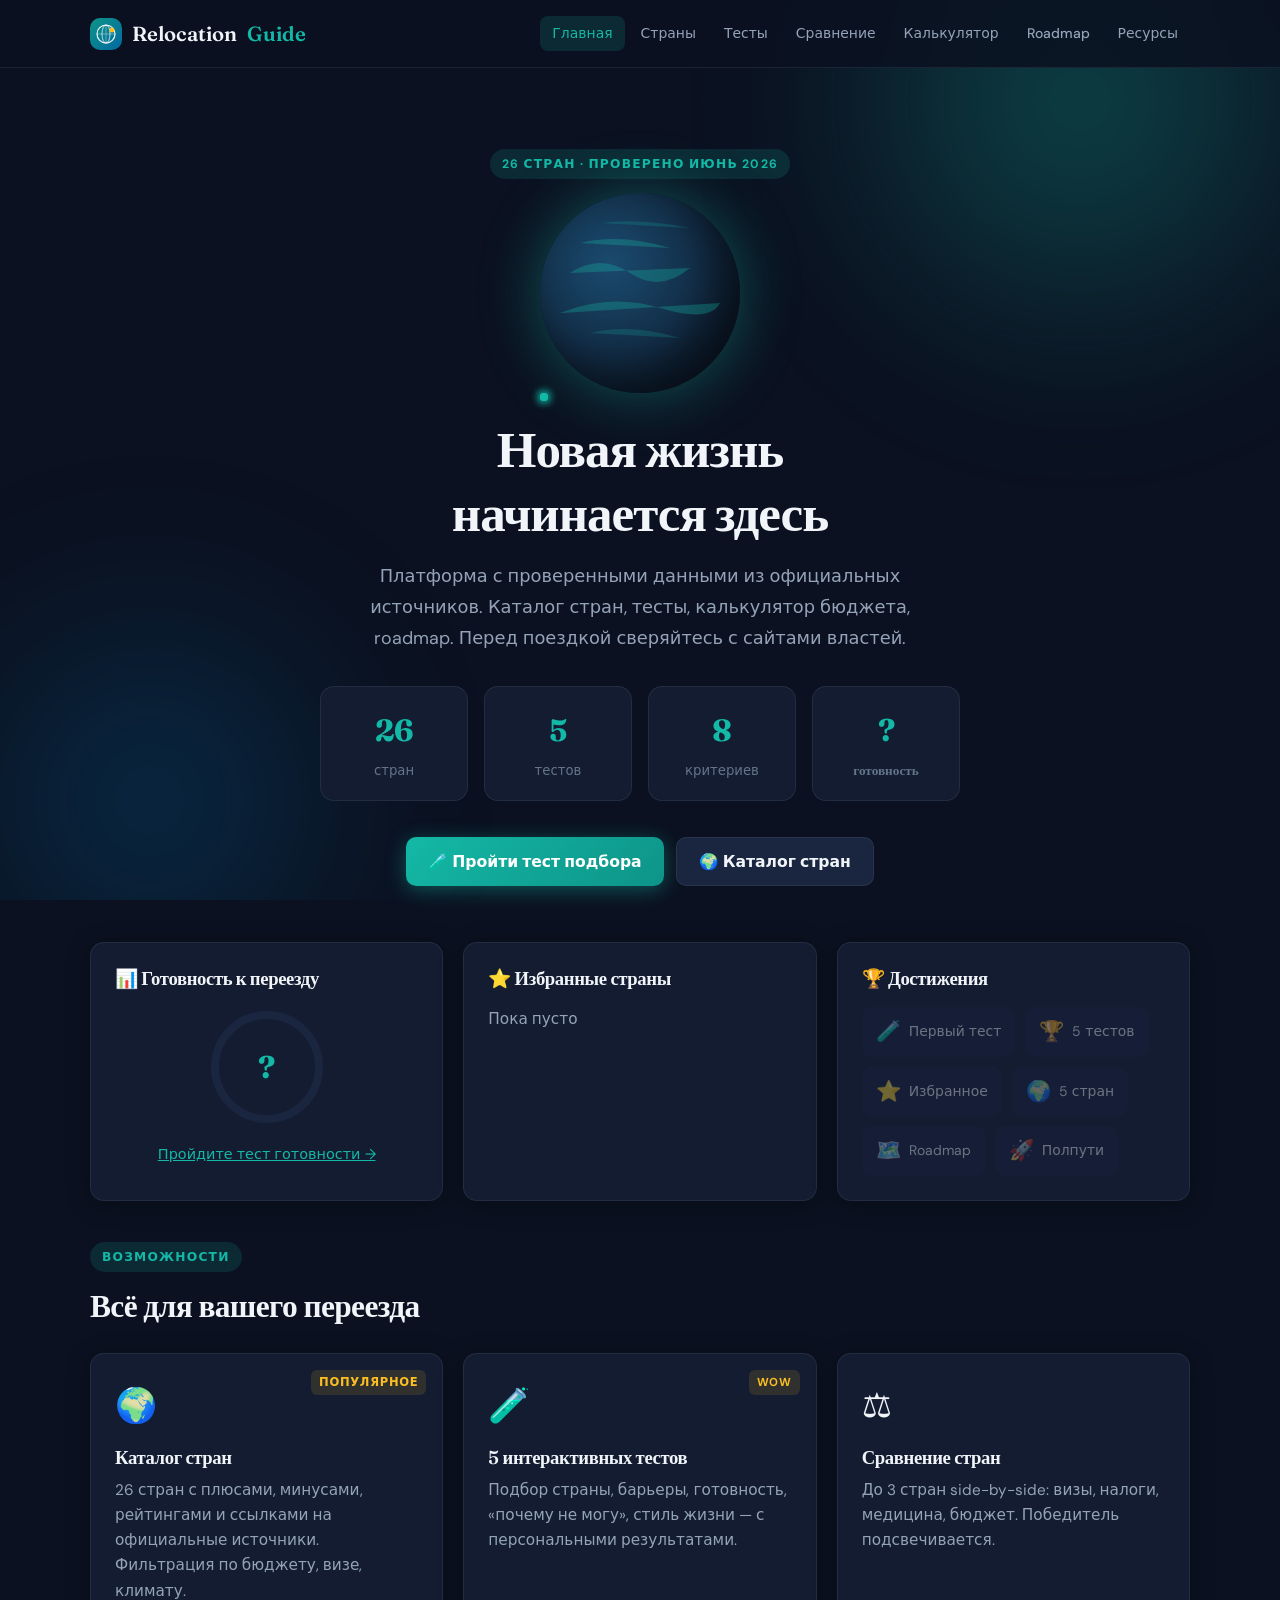
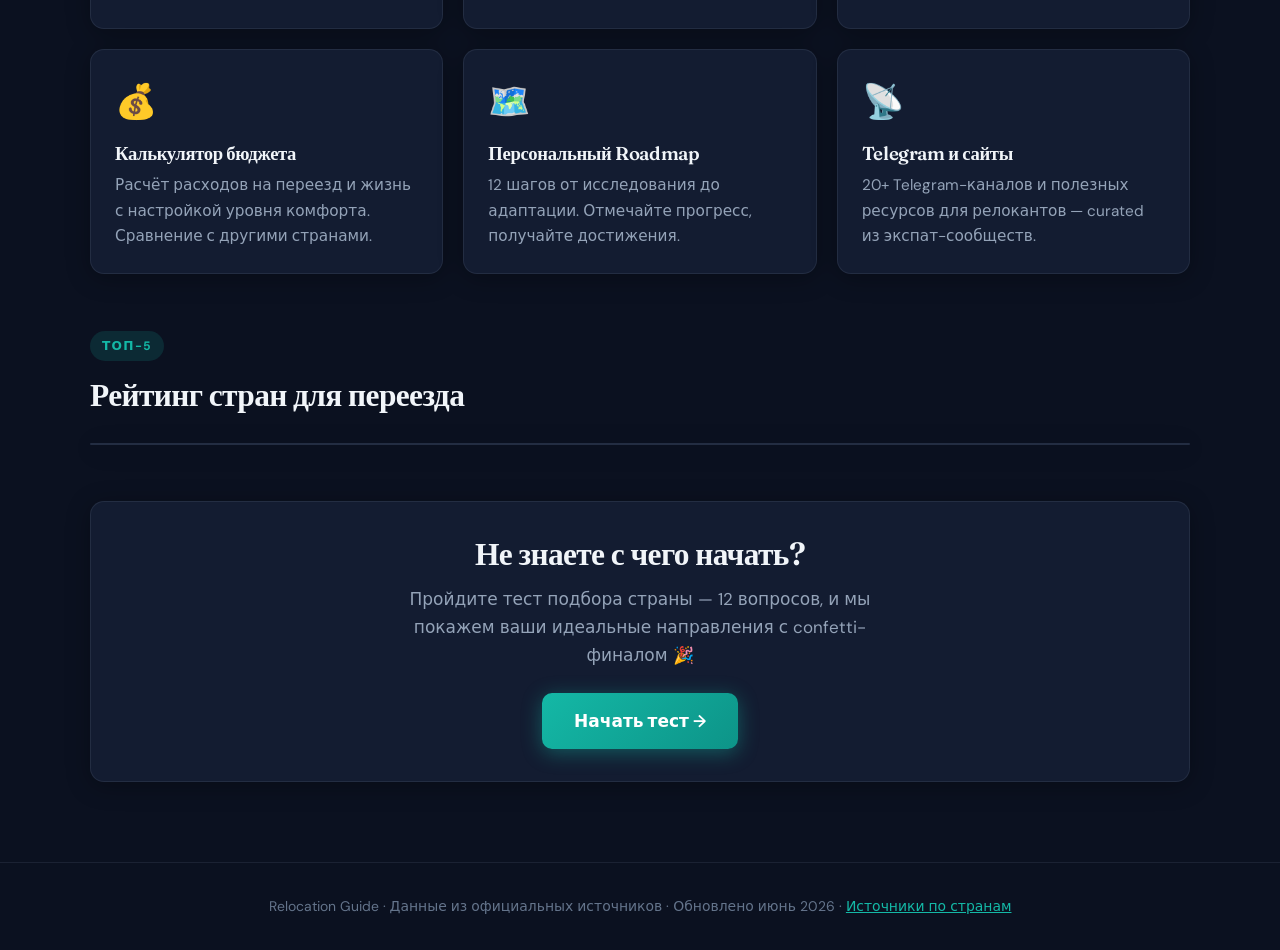
<file: index.html>
<!DOCTYPE html>
<html lang="ru">
<head>
  <meta charset="UTF-8">
  <meta name="viewport" content="width=device-width, initial-scale=1.0">
  <title>Relocation Guide — Переезд из России</title>
  <meta name="description" content="Платформа для переезда из России: каталог стран, тесты, рейтинги, калькулятор бюджета, roadmap и ресурсы.">
  <link rel="icon" href="assets/favicon.svg" type="image/svg+xml">
  <link rel="preconnect" href="https://fonts.googleapis.com">
  <link rel="preconnect" href="https://fonts.gstatic.com" crossorigin>
  <link href="https://fonts.googleapis.com/css2?family=DM+Sans:ital,opsz,wght@0,9..40,400;0,9..40,500;0,9..40,600;0,9..40,700;1,9..40,400&family=Fraunces:ital,opsz,wght@0,9..144,600;0,9..144,700;1,9..144,400&display=swap" rel="stylesheet">
  <link rel="stylesheet" href="assets/app.css?v=1">
</head>
<body>
  <div class="bg-accent"><div class="shape s1"></div><div class="shape s2"></div></div>

  <header class="site-header">
    <div class="header-inner">
      <a href="index.html" class="logo">
        <img src="assets/favicon.svg" alt="" class="logo-icon" width="32" height="32">
        Relocation <span>Guide</span>
      </a>
      <nav class="nav-links">
        <a href="index.html">Главная</a>
        <a href="countries.html">Страны</a>
        <a href="tests.html">Тесты</a>
        <a href="compare.html">Сравнение</a>
        <a href="calculator.html">Калькулятор</a>
        <a href="roadmap.html">Roadmap</a>
        <a href="resources.html">Ресурсы</a>
      </nav>
      <button class="mobile-nav-btn" aria-label="Меню">☰</button>
    </div>
  </header>

  <nav class="mobile-menu">
    <a href="index.html">Главная</a>
    <a href="countries.html">Страны</a>
    <a href="tests.html">Тесты</a>
    <a href="compare.html">Сравнение</a>
    <a href="calculator.html">Калькулятор</a>
    <a href="roadmap.html">Roadmap</a>
    <a href="resources.html">Ресурсы</a>
  </nav>

  <main class="container">
    <section class="hero">
      <span class="section-tag">26 стран · Проверено июнь 2026</span>
      <div class="globe-container">
        <div class="globe"></div>
        <div class="orbit-dot"></div>
        <div class="orbit-dot"></div>
        <div class="orbit-dot"></div>
      </div>
      <h1>Новая жизнь<br>начинается здесь</h1>
      <p class="lead">Платформа с проверенными данными из официальных источников. Каталог стран, тесты, калькулятор бюджета, roadmap. Перед поездкой сверяйтесь с сайтами властей.</p>

      <div class="hero-stats">
        <div class="stat"><div class="stat-value" id="statCountries">26</div><div class="stat-label">стран</div></div>
        <div class="stat"><div class="stat-value">5</div><div class="stat-label">тестов</div></div>
        <div class="stat"><div class="stat-value">8</div><div class="stat-label">критериев</div></div>
        <div class="stat-value stat" id="readinessStat"><div class="stat-value" id="homeReadiness">—</div><div class="stat-label">готовность</div></div>
      </div>

      <div class="hero-actions">
        <a href="tests.html" class="btn btn-primary">🧪 Пройти тест подбора</a>
        <a href="countries.html" class="btn btn-secondary">🌍 Каталог стран</a>
      </div>
    </section>

    <section class="dashboard-grid" id="dashboard">
      <div class="card widget">
        <h3>📊 Готовность к переезду</h3>
        <div class="readiness-ring">
          <svg viewBox="0 0 120 120">
            <circle class="ring-bg" cx="60" cy="60" r="52"/>
            <circle class="ring-fill" id="readinessRing" cx="60" cy="60" r="52"
              stroke-dasharray="326.7" stroke-dashoffset="326.7"/>
          </svg>
          <div class="readiness-value" id="readinessValue">—</div>
        </div>
        <p style="text-align:center;font-size:0.85rem;color:var(--text-muted)">
          <a href="tests.html" style="color:var(--accent)">Пройдите тест готовности →</a>
        </p>
      </div>

      <div class="card widget">
        <h3>⭐ Избранные страны</h3>
        <div id="favoritesList" style="font-size:0.9rem;color:var(--text-secondary)">Пока пусто</div>
      </div>

      <div class="card widget">
        <h3>🏆 Достижения</h3>
        <div class="achievements">
          <div class="achievement" data-achievement="first_quiz"><span class="ach-icon">🧪</span> Первый тест</div>
          <div class="achievement" data-achievement="quiz_master"><span class="ach-icon">🏆</span> 5 тестов</div>
          <div class="achievement" data-achievement="first_favorite"><span class="ach-icon">⭐</span> Избранное</div>
          <div class="achievement" data-achievement="explorer"><span class="ach-icon">🌍</span> 5 стран</div>
          <div class="achievement" data-achievement="roadmap_start"><span class="ach-icon">🗺️</span> Roadmap</div>
          <div class="achievement" data-achievement="roadmap_half"><span class="ach-icon">🚀</span> Полпути</div>
        </div>
      </div>
    </section>

    <section style="margin-bottom:56px">
      <div class="section-header">
        <span class="section-tag">Возможности</span>
        <h2>Всё для вашего переезда</h2>
      </div>
      <div class="card-grid">
        <a href="countries.html" class="card feature-card card-hover" style="text-decoration:none;color:inherit">
          <span class="badge">Популярное</span>
          <div class="icon">🌍</div>
          <h3>Каталог стран</h3>
          <p>26 стран с плюсами, минусами, рейтингами и ссылками на официальные источники. Фильтрация по бюджету, визе, климату.</p>
        </a>
        <a href="tests.html" class="card feature-card card-hover" style="text-decoration:none;color:inherit">
          <span class="badge">Wow</span>
          <div class="icon">🧪</div>
          <h3>5 интерактивных тестов</h3>
          <p>Подбор страны, барьеры, готовность, «почему не могу», стиль жизни — с персональными результатами.</p>
        </a>
        <a href="compare.html" class="card feature-card card-hover" style="text-decoration:none;color:inherit">
          <div class="icon">⚖️</div>
          <h3>Сравнение стран</h3>
          <p>До 3 стран side-by-side: визы, налоги, медицина, бюджет. Победитель подсвечивается.</p>
        </a>
        <a href="calculator.html" class="card feature-card card-hover" style="text-decoration:none;color:inherit">
          <div class="icon">💰</div>
          <h3>Калькулятор бюджета</h3>
          <p>Расчёт расходов на переезд и жизнь с настройкой уровня комфорта. Сравнение с другими странами.</p>
        </a>
        <a href="roadmap.html" class="card feature-card card-hover" style="text-decoration:none;color:inherit">
          <div class="icon">🗺️</div>
          <h3>Персональный Roadmap</h3>
          <p>12 шагов от исследования до адаптации. Отмечайте прогресс, получайте достижения.</p>
        </a>
        <a href="resources.html" class="card feature-card card-hover" style="text-decoration:none;color:inherit">
          <div class="icon">📡</div>
          <h3>Telegram и сайты</h3>
          <p>20+ Telegram-каналов и полезных ресурсов для релокантов — curated из экспат-сообществ.</p>
        </a>
      </div>
    </section>

    <section style="margin-bottom:56px">
      <div class="section-header">
        <span class="section-tag">Топ-5</span>
        <h2>Рейтинг стран для переезда</h2>
      </div>
      <div class="card" style="padding:0;overflow:hidden" id="topRanking"></div>
    </section>

    <section>
      <div class="card" style="padding:32px;text-align:center">
        <h2 style="margin-bottom:12px">Не знаете с чего начать?</h2>
        <p style="color:var(--text-secondary);margin-bottom:24px;max-width:500px;margin-left:auto;margin-right:auto">Пройдите тест подбора страны — 12 вопросов, и мы покажем ваши идеальные направления с confetti-финалом 🎉</p>
        <a href="tests.html" class="btn btn-primary" style="font-size:1rem;padding:14px 32px">Начать тест →</a>
      </div>
    </section>
  </main>

  <footer class="site-footer">
    <p>Relocation Guide · Данные из официальных источников · Обновлено июнь 2026 · <a href="countries.html" style="color:var(--accent)">Источники по странам</a></p>
  </footer>

  <script src="assets/countries.js"></script>
  <script src="assets/app.js"></script>
  <script>
    document.addEventListener('DOMContentLoaded', () => {
      const score = App.data.readinessScore;
      const ring = document.getElementById('readinessRing');
      const val = document.getElementById('readinessValue');
      const homeVal = document.getElementById('homeReadiness');
      if (score !== null) {
        const offset = 326.7 - (326.7 * score / 100);
        if (ring) ring.style.strokeDashoffset = offset;
        if (val) val.textContent = score + '%';
        if (homeVal) homeVal.textContent = score + '%';
      } else {
        if (val) val.textContent = '?';
        if (homeVal) homeVal.textContent = '?';
      }

      const favList = document.getElementById('favoritesList');
      if (favList) {
        if (App.data.favorites.length) {
          favList.innerHTML = App.data.favorites.map(id => {
            const c = App.getCountryById(id);
            return c ? `<a href="countries.html#${id}" style="display:block;padding:6px 0;color:var(--accent);text-decoration:none">${c.flag} ${c.name}</a>` : '';
          }).join('');
        }
      }

      const top = [...COUNTRIES].sort((a, b) => App.avgRating(b) - App.avgRating(a)).slice(0, 5);
      const medals = ['🥇', '🥈', '🥉', '4', '5'];
      document.getElementById('topRanking').innerHTML = `
        <table class="ranking-table">
          <thead><tr><th>#</th><th>Страна</th><th>Рейтинг</th><th>Бюджет</th><th>Виза</th><th></th></tr></thead>
          <tbody>${top.map((c, i) => `
            <tr>
              <td class="rank-num">${medals[i]}</td>
              <td>${c.flag} <strong>${c.name}</strong></td>
              <td style="color:var(--accent);font-weight:700">${App.avgRating(c)}</td>
              <td>$${c.budget}/мес</td>
              <td style="font-size:0.82rem;color:var(--text-muted)">${c.visa}</td>
              <td><a href="countries.html#${c.id}" class="btn btn-secondary btn-sm">→</a></td>
            </tr>`).join('')}
          </tbody>
        </table>`;
    });
  </script>
</body>
</html>
</file>
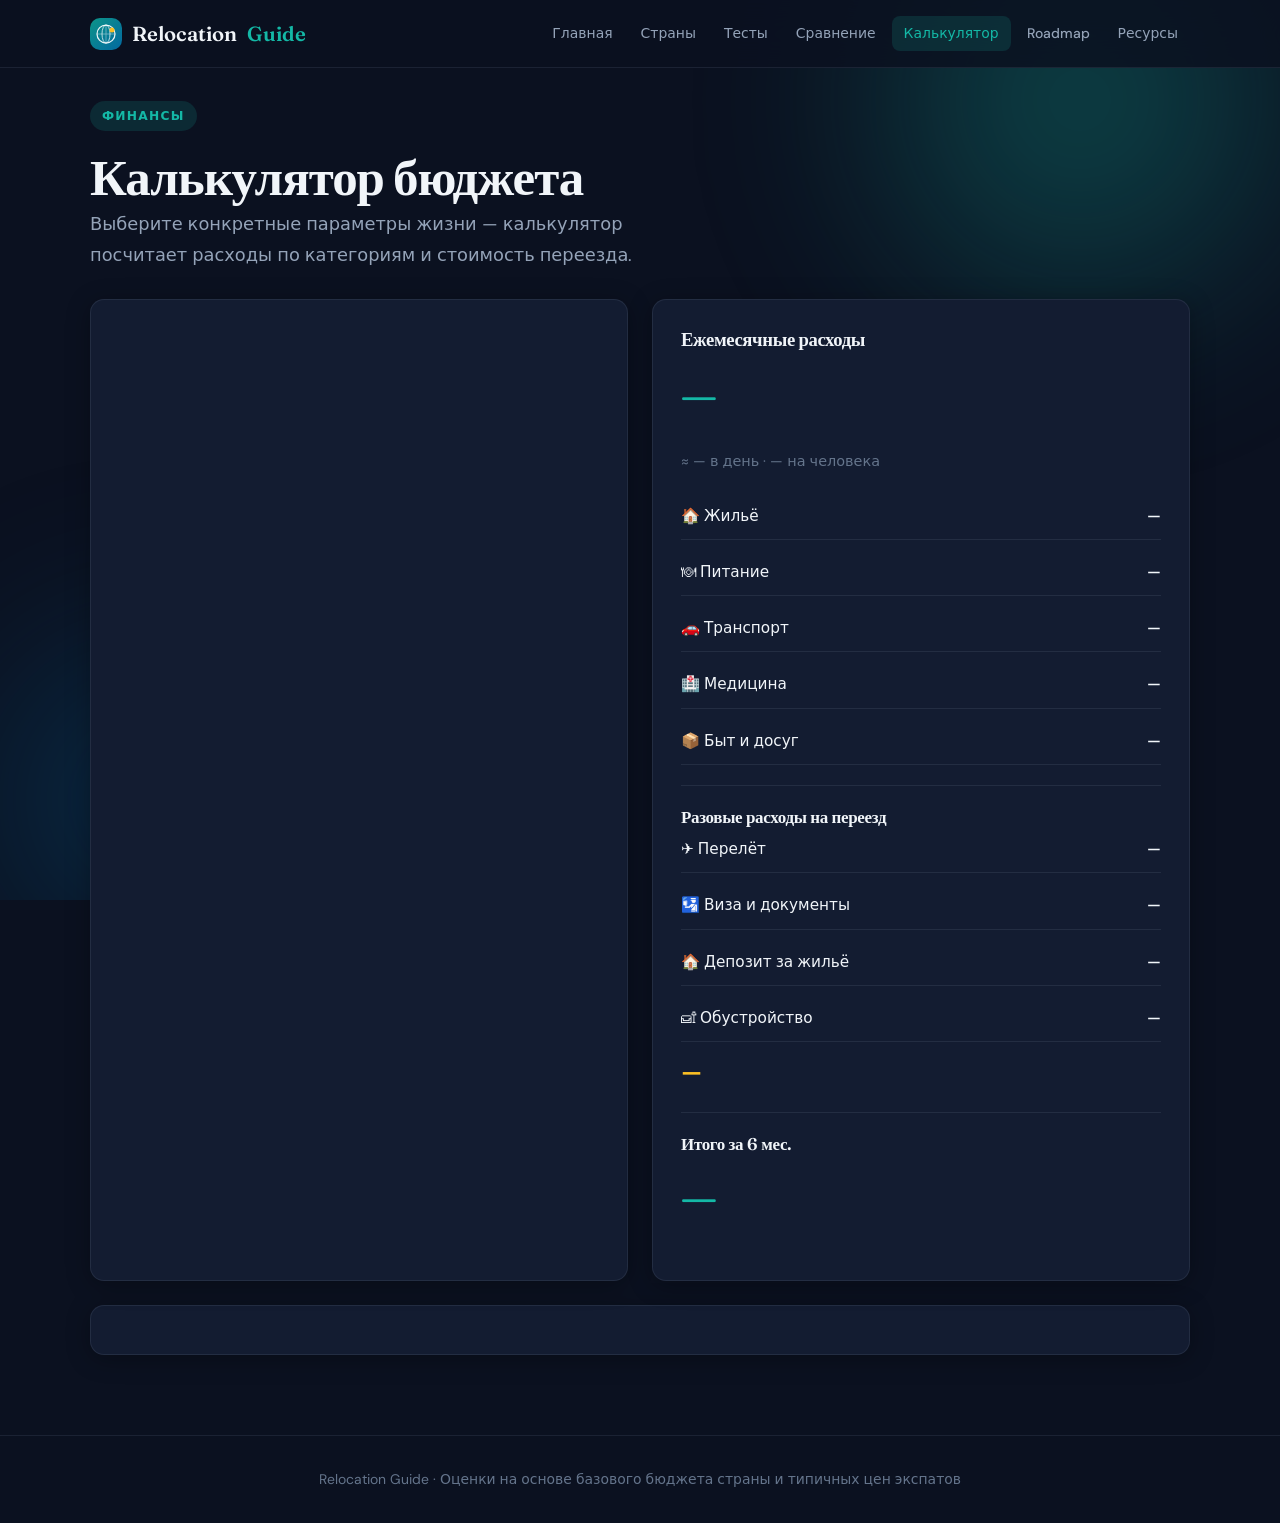
<file: calculator.html>
<!DOCTYPE html>
<html lang="ru">
<head>
  <meta charset="UTF-8">
  <meta name="viewport" content="width=device-width, initial-scale=1.0">
  <title>Калькулятор — Relocation Guide</title>
  <link rel="icon" href="assets/favicon.svg" type="image/svg+xml">
  <link rel="preconnect" href="https://fonts.googleapis.com">
  <link rel="preconnect" href="https://fonts.gstatic.com" crossorigin>
  <link href="https://fonts.googleapis.com/css2?family=DM+Sans:ital,opsz,wght@0,9..40,400;0,9..40,500;0,9..40,600;0,9..40,700&family=Fraunces:ital,opsz,wght@0,9..144,600;0,9..144,700&display=swap" rel="stylesheet">
  <link rel="stylesheet" href="assets/app.css?v=2">
</head>
<body>
  <div class="bg-accent"><div class="shape s1"></div><div class="shape s2"></div></div>
  <header class="site-header">
    <div class="header-inner">
      <a href="index.html" class="logo"><img src="assets/favicon.svg" alt="" class="logo-icon" width="32" height="32">Relocation <span>Guide</span></a>
      <nav class="nav-links">
        <a href="index.html">Главная</a><a href="countries.html">Страны</a><a href="tests.html">Тесты</a>
        <a href="compare.html">Сравнение</a><a href="calculator.html">Калькулятор</a><a href="roadmap.html">Roadmap</a><a href="resources.html">Ресурсы</a>
      </nav>
      <button class="mobile-nav-btn" aria-label="Меню">☰</button>
    </div>
  </header>
  <nav class="mobile-menu">
    <a href="index.html">Главная</a><a href="countries.html">Страны</a><a href="tests.html">Тесты</a>
    <a href="compare.html">Сравнение</a><a href="calculator.html">Калькулятор</a><a href="roadmap.html">Roadmap</a><a href="resources.html">Ресурсы</a>
  </nav>

  <main class="container">
    <section class="section-header">
      <span class="section-tag">Финансы</span>
      <h1>Калькулятор бюджета</h1>
      <p class="lead">Выберите конкретные параметры жизни — калькулятор посчитает расходы по категориям и стоимость переезда.</p>
    </section>

    <div class="calc-grid">
      <div class="card calc-inputs" id="calcForm"></div>

      <div class="card calc-results" style="position:sticky;top:84px;align-self:start">
        <h3>Ежемесячные расходы</h3>
        <div class="result-big" id="resMonthly">—</div>
        <p style="font-size:0.85rem;color:var(--text-muted);margin-bottom:20px">≈ <span id="resPerDay">—</span> в день · <span id="resPerPerson">—</span> на человека</p>

        <div class="result-breakdown">
          <div class="breakdown-row"><span>🏠 Жильё</span><span id="resRent">—</span></div>
          <div class="breakdown-row"><span>🍽 Питание</span><span id="resFood">—</span></div>
          <div class="breakdown-row"><span>🚗 Транспорт</span><span id="resTransport">—</span></div>
          <div class="breakdown-row"><span>🏥 Медицина</span><span id="resHealth">—</span></div>
          <div class="breakdown-row"><span>📦 Быт и досуг</span><span id="resOther">—</span></div>
          <div class="breakdown-row" id="resCoworkingRow" style="display:none"><span>💻 Коворкинг</span><span id="resCoworking">—</span></div>
          <div class="breakdown-row" id="resChildRow" style="display:none"><span>👶 Дети (сад/школа)</span><span id="resChild">—</span></div>
        </div>

        <hr style="border:none;border-top:1px solid var(--border);margin:20px 0">

        <h3 style="font-size:1rem">Разовые расходы на переезд</h3>
        <div class="result-breakdown" style="margin-bottom:12px">
          <div class="breakdown-row"><span>✈️ Перелёт</span><span id="resFlight">—</span></div>
          <div class="breakdown-row"><span>🛂 Виза и документы</span><span id="resVisa">—</span></div>
          <div class="breakdown-row"><span>🏠 Депозит за жильё</span><span id="resDeposit">—</span></div>
          <div class="breakdown-row"><span>🛋 Обустройство</span><span id="resSetup">—</span></div>
        </div>
        <div style="font-size:1.35rem;font-weight:700;color:var(--gold);margin:8px 0" id="resRelocation">—</div>

        <hr style="border:none;border-top:1px solid var(--border);margin:20px 0">

        <h3 style="font-size:1rem">Итого за <span id="resMonthsLabel">6</span> мес.</h3>
        <div class="result-big" id="resTotal">—</div>
        <p class="calc-hint" id="resCushion"></p>
      </div>
    </div>

    <div class="card" style="padding:24px;margin-top:24px" id="calcComparison"></div>
  </main>

  <footer class="site-footer"><p>Relocation Guide · Оценки на основе базового бюджета страны и типичных цен экспатов</p></footer>

  <script src="assets/countries.js"></script>
  <script src="assets/app.js"></script>
  <script src="assets/calculator.js"></script>
</body>
</html>
</file>
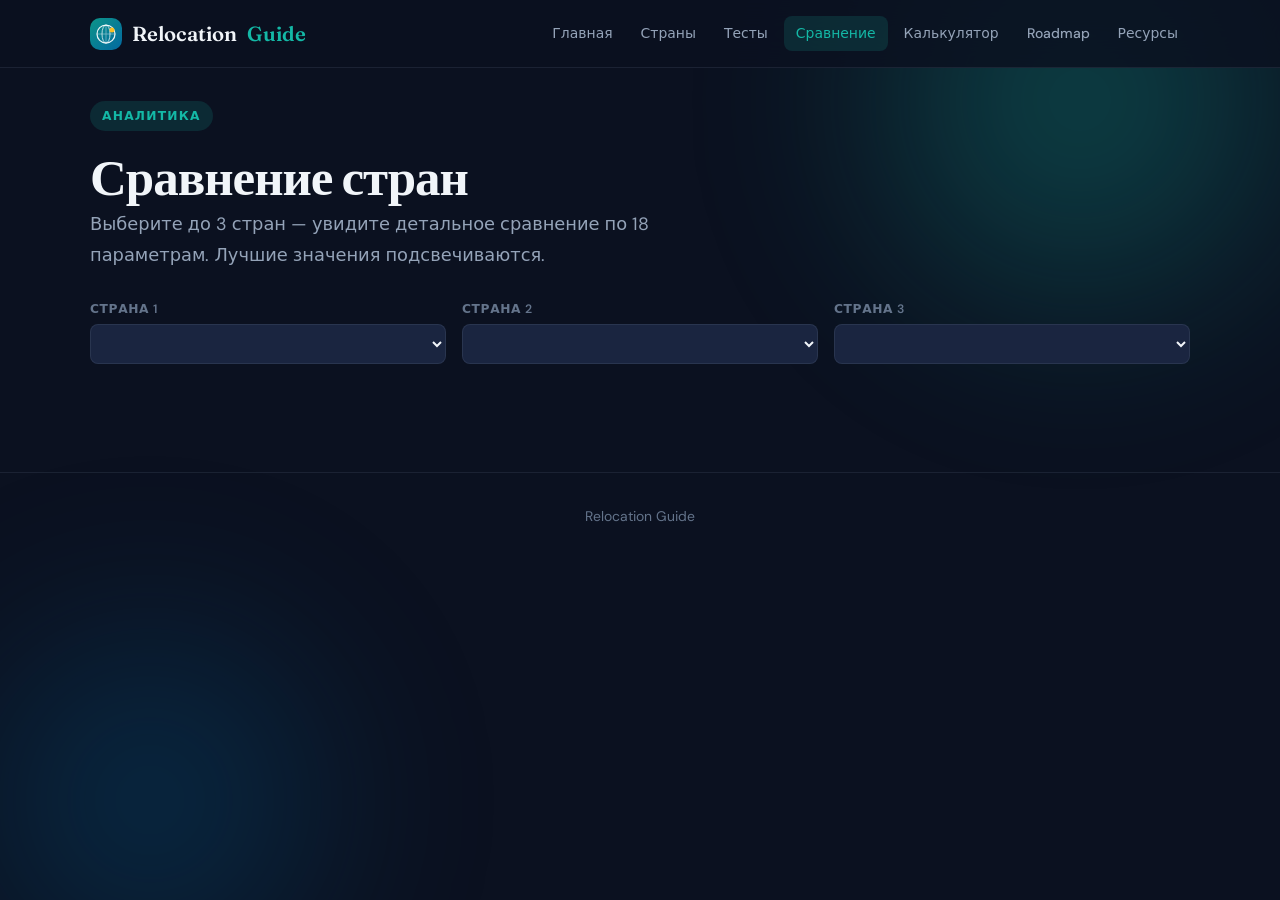
<file: compare.html>
<!DOCTYPE html>
<html lang="ru">
<head>
  <meta charset="UTF-8">
  <meta name="viewport" content="width=device-width, initial-scale=1.0">
  <title>Сравнение — Relocation Guide</title>
  <link rel="icon" href="assets/favicon.svg" type="image/svg+xml">
  <link rel="preconnect" href="https://fonts.googleapis.com">
  <link rel="preconnect" href="https://fonts.gstatic.com" crossorigin>
  <link href="https://fonts.googleapis.com/css2?family=DM+Sans:ital,opsz,wght@0,9..40,400;0,9..40,500;0,9..40,600;0,9..40,700&family=Fraunces:ital,opsz,wght@0,9..144,600;0,9..144,700&display=swap" rel="stylesheet">
  <link rel="stylesheet" href="assets/app.css?v=1">
</head>
<body>
  <div class="bg-accent"><div class="shape s1"></div><div class="shape s2"></div></div>
  <header class="site-header">
    <div class="header-inner">
      <a href="index.html" class="logo"><img src="assets/favicon.svg" alt="" class="logo-icon" width="32" height="32">Relocation <span>Guide</span></a>
      <nav class="nav-links">
        <a href="index.html">Главная</a><a href="countries.html">Страны</a><a href="tests.html">Тесты</a>
        <a href="compare.html">Сравнение</a><a href="calculator.html">Калькулятор</a><a href="roadmap.html">Roadmap</a><a href="resources.html">Ресурсы</a>
      </nav>
      <button class="mobile-nav-btn" aria-label="Меню">☰</button>
    </div>
  </header>
  <nav class="mobile-menu">
    <a href="index.html">Главная</a><a href="countries.html">Страны</a><a href="tests.html">Тесты</a>
    <a href="compare.html">Сравнение</a><a href="calculator.html">Калькулятор</a><a href="roadmap.html">Roadmap</a><a href="resources.html">Ресурсы</a>
  </nav>

  <main class="container">
    <section class="section-header">
      <span class="section-tag">Аналитика</span>
      <h1>Сравнение стран</h1>
      <p class="lead">Выберите до 3 стран — увидите детальное сравнение по 18 параметрам. Лучшие значения подсвечиваются.</p>
    </section>

    <div class="compare-selectors">
      <div class="filter-group"><label>Страна 1</label><select id="compareA"></select></div>
      <div class="filter-group"><label>Страна 2</label><select id="compareB"></select></div>
      <div class="filter-group"><label>Страна 3</label><select id="compareC"></select></div>
    </div>

    <div id="compareTable"></div>
  </main>

  <footer class="site-footer"><p>Relocation Guide</p></footer>

  <script src="assets/countries.js"></script>
  <script src="assets/app.js"></script>
  <script src="assets/compare.js"></script>
</body>
</html>
</file>
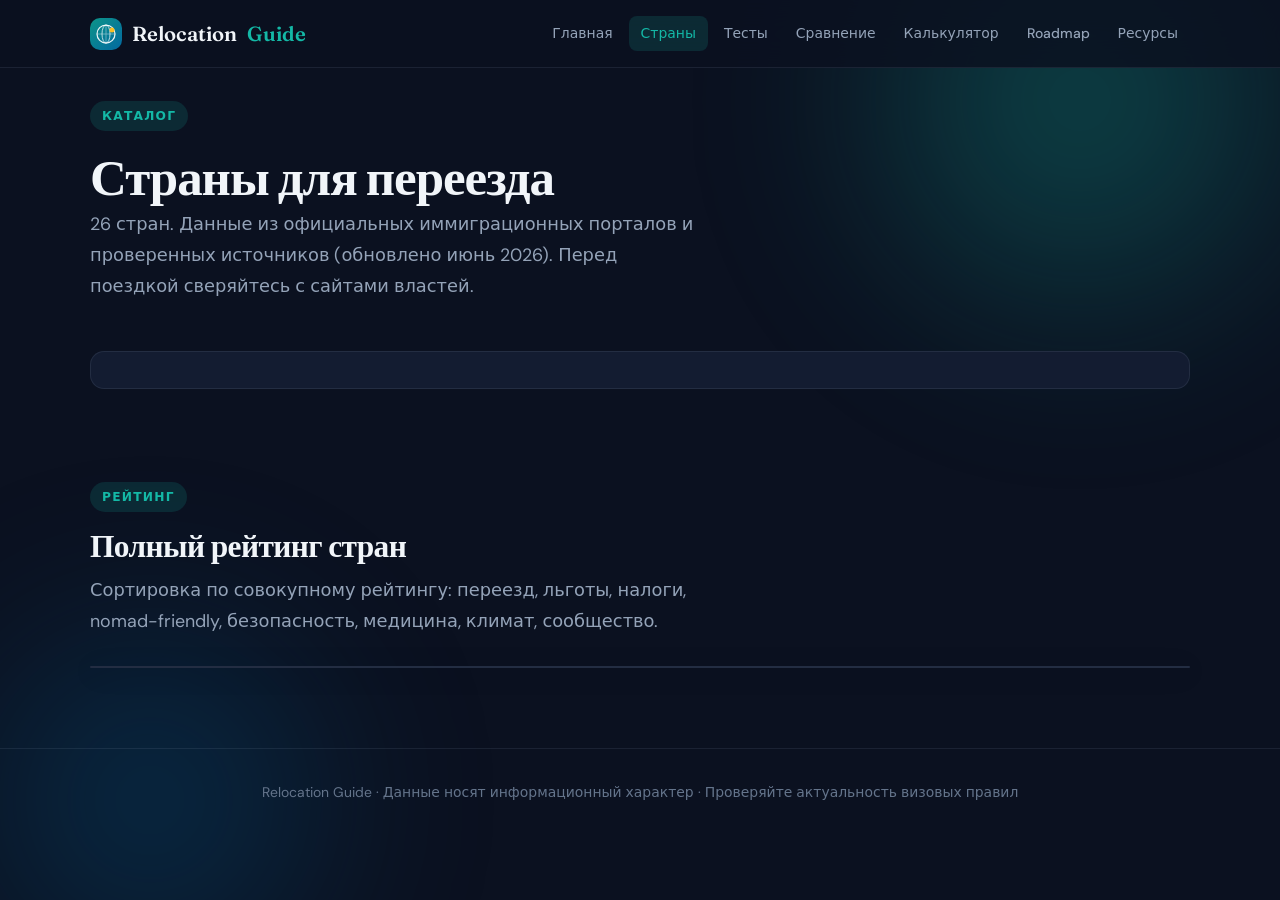
<file: countries.html>
<!DOCTYPE html>
<html lang="ru">
<head>
  <meta charset="UTF-8">
  <meta name="viewport" content="width=device-width, initial-scale=1.0">
  <title>Страны — Relocation Guide</title>
  <link rel="icon" href="assets/favicon.svg" type="image/svg+xml">
  <link rel="preconnect" href="https://fonts.googleapis.com">
  <link rel="preconnect" href="https://fonts.gstatic.com" crossorigin>
  <link href="https://fonts.googleapis.com/css2?family=DM+Sans:ital,opsz,wght@0,9..40,400;0,9..40,500;0,9..40,600;0,9..40,700&family=Fraunces:ital,opsz,wght@0,9..144,600;0,9..144,700&display=swap" rel="stylesheet">
  <link rel="stylesheet" href="assets/app.css?v=1">
</head>
<body>
  <div class="bg-accent"><div class="shape s1"></div><div class="shape s2"></div></div>
  <header class="site-header">
    <div class="header-inner">
      <a href="index.html" class="logo"><img src="assets/favicon.svg" alt="" class="logo-icon" width="32" height="32">Relocation <span>Guide</span></a>
      <nav class="nav-links">
        <a href="index.html">Главная</a><a href="countries.html">Страны</a><a href="tests.html">Тесты</a>
        <a href="compare.html">Сравнение</a><a href="calculator.html">Калькулятор</a><a href="roadmap.html">Roadmap</a><a href="resources.html">Ресурсы</a>
      </nav>
      <button class="mobile-nav-btn" aria-label="Меню">☰</button>
    </div>
  </header>
  <nav class="mobile-menu">
    <a href="index.html">Главная</a><a href="countries.html">Страны</a><a href="tests.html">Тесты</a>
    <a href="compare.html">Сравнение</a><a href="calculator.html">Калькулятор</a><a href="roadmap.html">Roadmap</a><a href="resources.html">Ресурсы</a>
  </nav>

  <main class="container">
    <section class="section-header">
      <span class="section-tag">Каталог</span>
      <h1>Страны для переезда</h1>
      <p class="lead"><span id="countryCount">26</span> стран. Данные из официальных иммиграционных порталов и проверенных источников (обновлено июнь 2026). Перед поездкой сверяйтесь с сайтами властей.</p>
    </section>

    <div class="filter-chips" id="filterChips"></div>
    <div class="filters-bar" id="filtersBar"></div>

    <div class="card-grid" id="countriesGrid"></div>

    <section style="margin-top:64px">
      <div class="section-header">
        <span class="section-tag">Рейтинг</span>
        <h2>Полный рейтинг стран</h2>
        <p class="lead">Сортировка по совокупному рейтингу: переезд, льготы, налоги, nomad-friendly, безопасность, медицина, климат, сообщество.</p>
      </div>
      <div class="card" style="padding:0;overflow-x:auto" id="rankingTable"></div>
    </section>
  </main>

  <footer class="site-footer"><p>Relocation Guide · Данные носят информационный характер · Проверяйте актуальность визовых правил</p></footer>

  <script src="assets/countries.js"></script>
  <script src="assets/app.js"></script>
  <script src="assets/countries-page.js"></script>
</body>
</html>
</file>
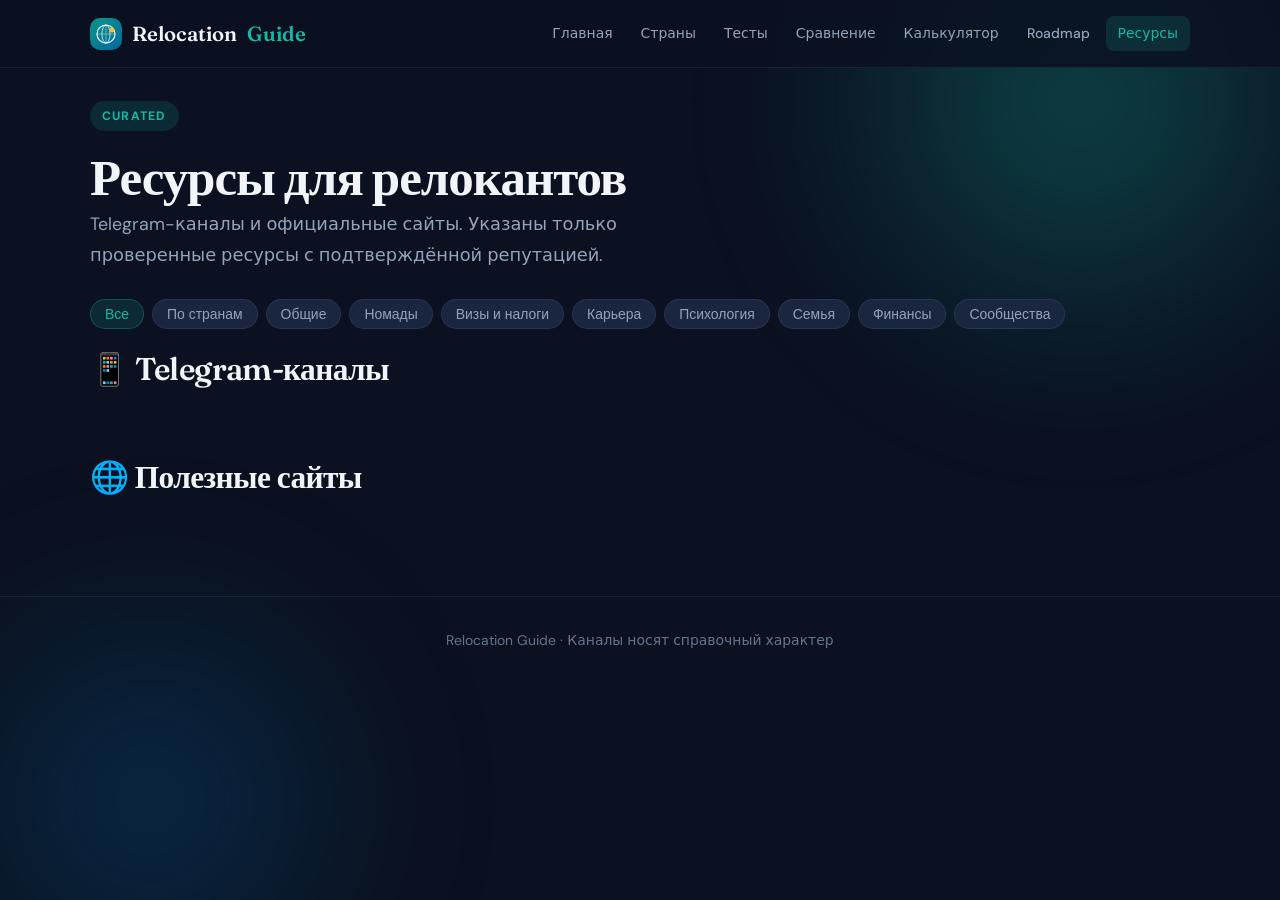
<file: resources.html>
<!DOCTYPE html>
<html lang="ru">
<head>
  <meta charset="UTF-8">
  <meta name="viewport" content="width=device-width, initial-scale=1.0">
  <title>Ресурсы — Relocation Guide</title>
  <link rel="icon" href="assets/favicon.svg" type="image/svg+xml">
  <link rel="preconnect" href="https://fonts.googleapis.com">
  <link rel="preconnect" href="https://fonts.gstatic.com" crossorigin>
  <link href="https://fonts.googleapis.com/css2?family=DM+Sans:ital,opsz,wght@0,9..40,400;0,9..40,500;0,9..40,600;0,9..40,700&family=Fraunces:ital,opsz,wght@0,9..144,600;0,9..144,700&display=swap" rel="stylesheet">
  <link rel="stylesheet" href="assets/app.css?v=1">
</head>
<body>
  <div class="bg-accent"><div class="shape s1"></div><div class="shape s2"></div></div>
  <header class="site-header">
    <div class="header-inner">
      <a href="index.html" class="logo"><img src="assets/favicon.svg" alt="" class="logo-icon" width="32" height="32">Relocation <span>Guide</span></a>
      <nav class="nav-links">
        <a href="index.html">Главная</a><a href="countries.html">Страны</a><a href="tests.html">Тесты</a>
        <a href="compare.html">Сравнение</a><a href="calculator.html">Калькулятор</a><a href="roadmap.html">Roadmap</a><a href="resources.html">Ресурсы</a>
      </nav>
      <button class="mobile-nav-btn" aria-label="Меню">☰</button>
    </div>
  </header>
  <nav class="mobile-menu">
    <a href="index.html">Главная</a><a href="countries.html">Страны</a><a href="tests.html">Тесты</a>
    <a href="compare.html">Сравнение</a><a href="calculator.html">Калькулятор</a><a href="roadmap.html">Roadmap</a><a href="resources.html">Ресурсы</a>
  </nav>

  <main class="container">
    <section class="section-header">
      <span class="section-tag">Curated</span>
      <h1>Ресурсы для релокантов</h1>
      <p class="lead">Telegram-каналы и официальные сайты. Указаны только проверенные ресурсы с подтверждённой репутацией.</p>
    </section>

    <div class="filter-chips" id="resourceChips">
      <button class="chip active" data-cat="all">Все</button>
      <button class="chip" data-cat="country">По странам</button>
      <button class="chip" data-cat="general">Общие</button>
      <button class="chip" data-cat="nomad">Номады</button>
      <button class="chip" data-cat="legal">Визы и налоги</button>
      <button class="chip" data-cat="career">Карьера</button>
      <button class="chip" data-cat="mental">Психология</button>
      <button class="chip" data-cat="family">Семья</button>
      <button class="chip" data-cat="finance">Финансы</button>
      <button class="chip" data-cat="community">Сообщества</button>
    </div>

    <section style="margin-bottom:48px">
      <h2 style="margin-bottom:20px">📱 Telegram-каналы</h2>
      <div class="resource-list" id="telegramList"></div>
    </section>

    <section>
      <h2 style="margin-bottom:20px">🌐 Полезные сайты</h2>
      <div class="resource-list" id="webList"></div>
    </section>
  </main>

  <footer class="site-footer"><p>Relocation Guide · Каналы носят справочный характер</p></footer>

  <script src="assets/countries.js"></script>
  <script src="assets/app.js"></script>
  <script>
    document.addEventListener('DOMContentLoaded', () => {
      let activeCat = 'all';

      function renderTelegram() {
        const list = document.getElementById('telegramList');
        const filtered = activeCat === 'all' ? TELEGRAM_CHANNELS : TELEGRAM_CHANNELS.filter(c => c.category === activeCat);
        list.innerHTML = filtered.map(ch => `
          <a class="resource-item" href="${ch.url || 'https://t.me/' + ch.handle.replace('@', '')}" target="_blank" rel="noopener">
            <span class="res-icon">${ch.verified ? '✅' : '📱'}</span>
            <div class="res-info">
              <div class="res-name">${ch.name}</div>
              <div class="res-desc">${ch.desc}</div>
            </div>
            <span class="res-handle">${ch.handle}</span>
          </a>`).join('');
      }

      function renderWeb() {
        const list = document.getElementById('webList');
        const filtered = activeCat === 'all' ? WEB_RESOURCES : WEB_RESOURCES.filter(r => r.category === activeCat);
        list.innerHTML = filtered.map(r => `
          <a class="resource-item" href="${r.url}" target="_blank" rel="noopener">
            <span class="res-icon">🌐</span>
            <div class="res-info">
              <div class="res-name">${r.name}</div>
              <div class="res-desc">${r.desc}</div>
            </div>
          </a>`).join('');
      }

      document.querySelectorAll('#resourceChips .chip').forEach(chip => {
        chip.addEventListener('click', () => {
          document.querySelectorAll('#resourceChips .chip').forEach(c => c.classList.remove('active'));
          chip.classList.add('active');
          activeCat = chip.dataset.cat;
          renderTelegram();
          renderWeb();
        });
      });

      renderTelegram();
      renderWeb();
    });
  </script>
</body>
</html>
</file>
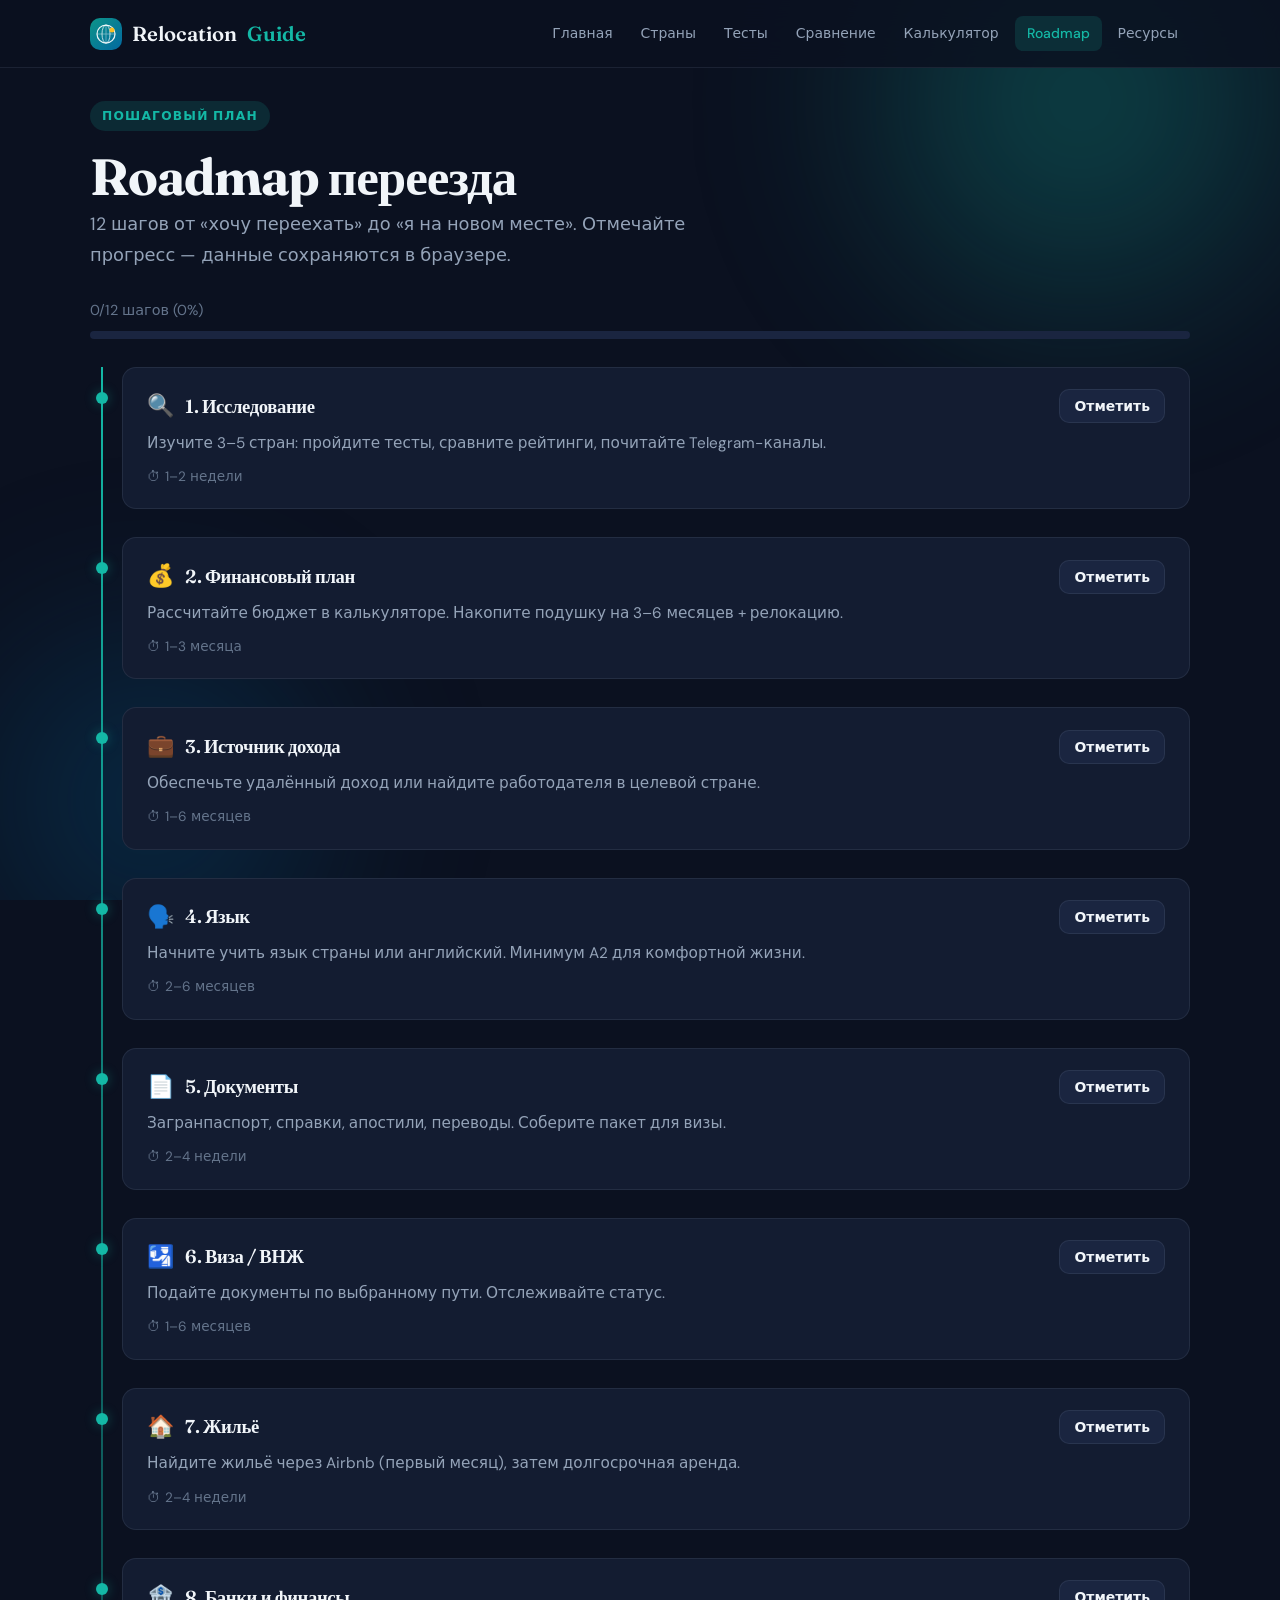
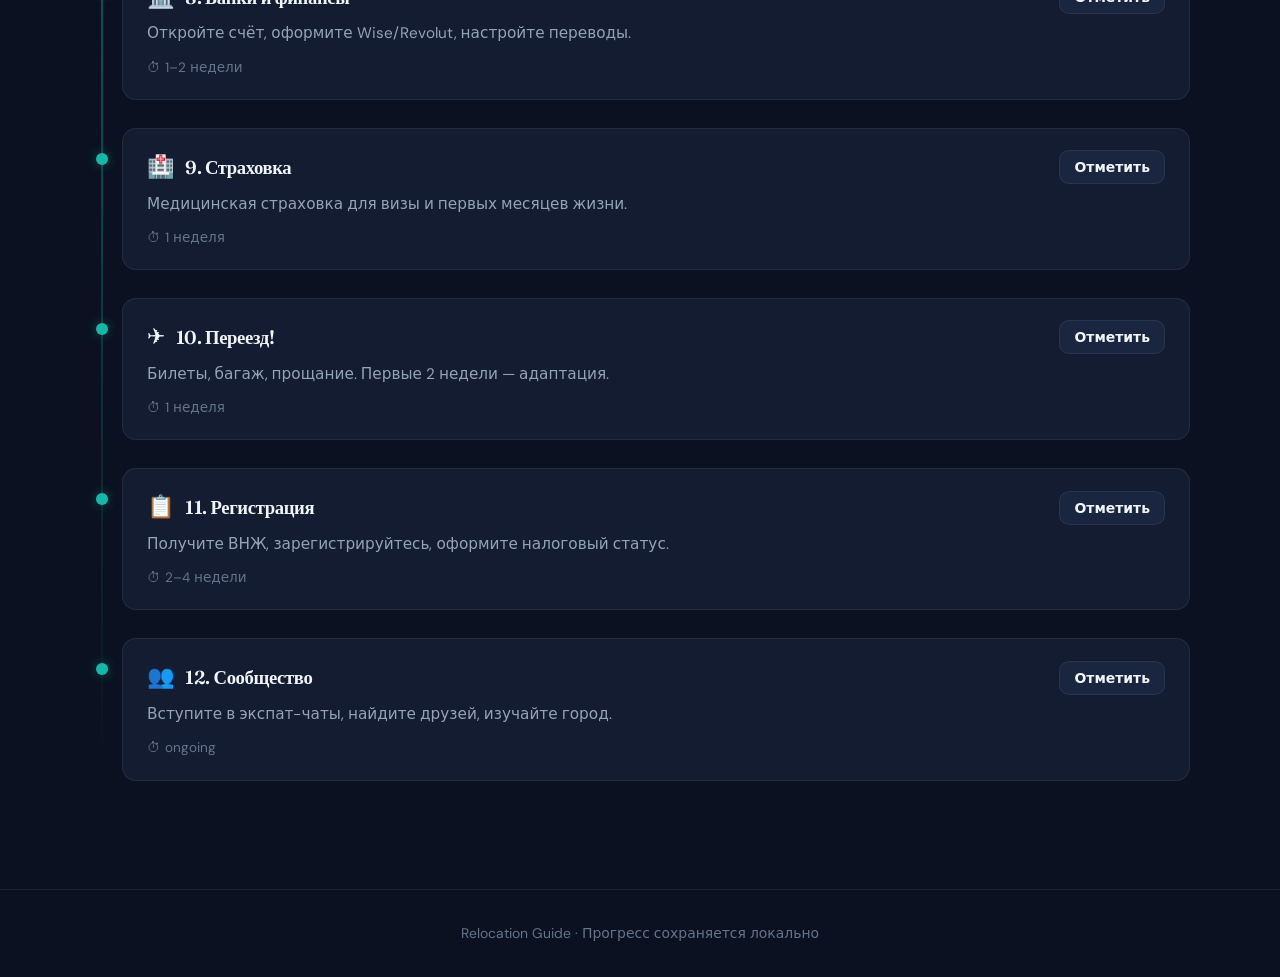
<file: roadmap.html>
<!DOCTYPE html>
<html lang="ru">
<head>
  <meta charset="UTF-8">
  <meta name="viewport" content="width=device-width, initial-scale=1.0">
  <title>Roadmap — Relocation Guide</title>
  <link rel="icon" href="assets/favicon.svg" type="image/svg+xml">
  <link rel="preconnect" href="https://fonts.googleapis.com">
  <link rel="preconnect" href="https://fonts.gstatic.com" crossorigin>
  <link href="https://fonts.googleapis.com/css2?family=DM+Sans:ital,opsz,wght@0,9..40,400;0,9..40,500;0,9..40,600;0,9..40,700&family=Fraunces:ital,opsz,wght@0,9..144,600;0,9..144,700&display=swap" rel="stylesheet">
  <link rel="stylesheet" href="assets/app.css?v=1">
</head>
<body>
  <div class="bg-accent"><div class="shape s1"></div><div class="shape s2"></div></div>
  <header class="site-header">
    <div class="header-inner">
      <a href="index.html" class="logo"><img src="assets/favicon.svg" alt="" class="logo-icon" width="32" height="32">Relocation <span>Guide</span></a>
      <nav class="nav-links">
        <a href="index.html">Главная</a><a href="countries.html">Страны</a><a href="tests.html">Тесты</a>
        <a href="compare.html">Сравнение</a><a href="calculator.html">Калькулятор</a><a href="roadmap.html">Roadmap</a><a href="resources.html">Ресурсы</a>
      </nav>
      <button class="mobile-nav-btn" aria-label="Меню">☰</button>
    </div>
  </header>
  <nav class="mobile-menu">
    <a href="index.html">Главная</a><a href="countries.html">Страны</a><a href="tests.html">Тесты</a>
    <a href="compare.html">Сравнение</a><a href="calculator.html">Калькулятор</a><a href="roadmap.html">Roadmap</a><a href="resources.html">Ресурсы</a>
  </nav>

  <main class="container">
    <section class="section-header" id="roadmapHeader">
      <span class="section-tag">Пошаговый план</span>
      <h1>Roadmap переезда</h1>
      <p class="lead">12 шагов от «хочу переехать» до «я на новом месте». Отмечайте прогресс — данные сохраняются в браузере.</p>
    </section>

    <div style="margin-bottom:28px">
      <div style="display:flex;justify-content:space-between;align-items:center;margin-bottom:8px">
        <span style="font-size:0.85rem;color:var(--text-muted)" id="roadmapProgressLabel">0/12 шагов</span>
      </div>
      <div style="background:var(--bg-subtle);border-radius:8px;height:8px;overflow:hidden">
        <div id="roadmapProgress" style="height:100%;background:linear-gradient(90deg,var(--accent),#0d9488);width:0%;transition:width 0.5s;border-radius:8px"></div>
      </div>
    </div>

    <div class="roadmap-timeline" id="roadmapTimeline"></div>
  </main>

  <footer class="site-footer"><p>Relocation Guide · Прогресс сохраняется локально</p></footer>

  <script src="assets/countries.js"></script>
  <script src="assets/app.js"></script>
  <script src="assets/roadmap.js"></script>
</body>
</html>
</file>
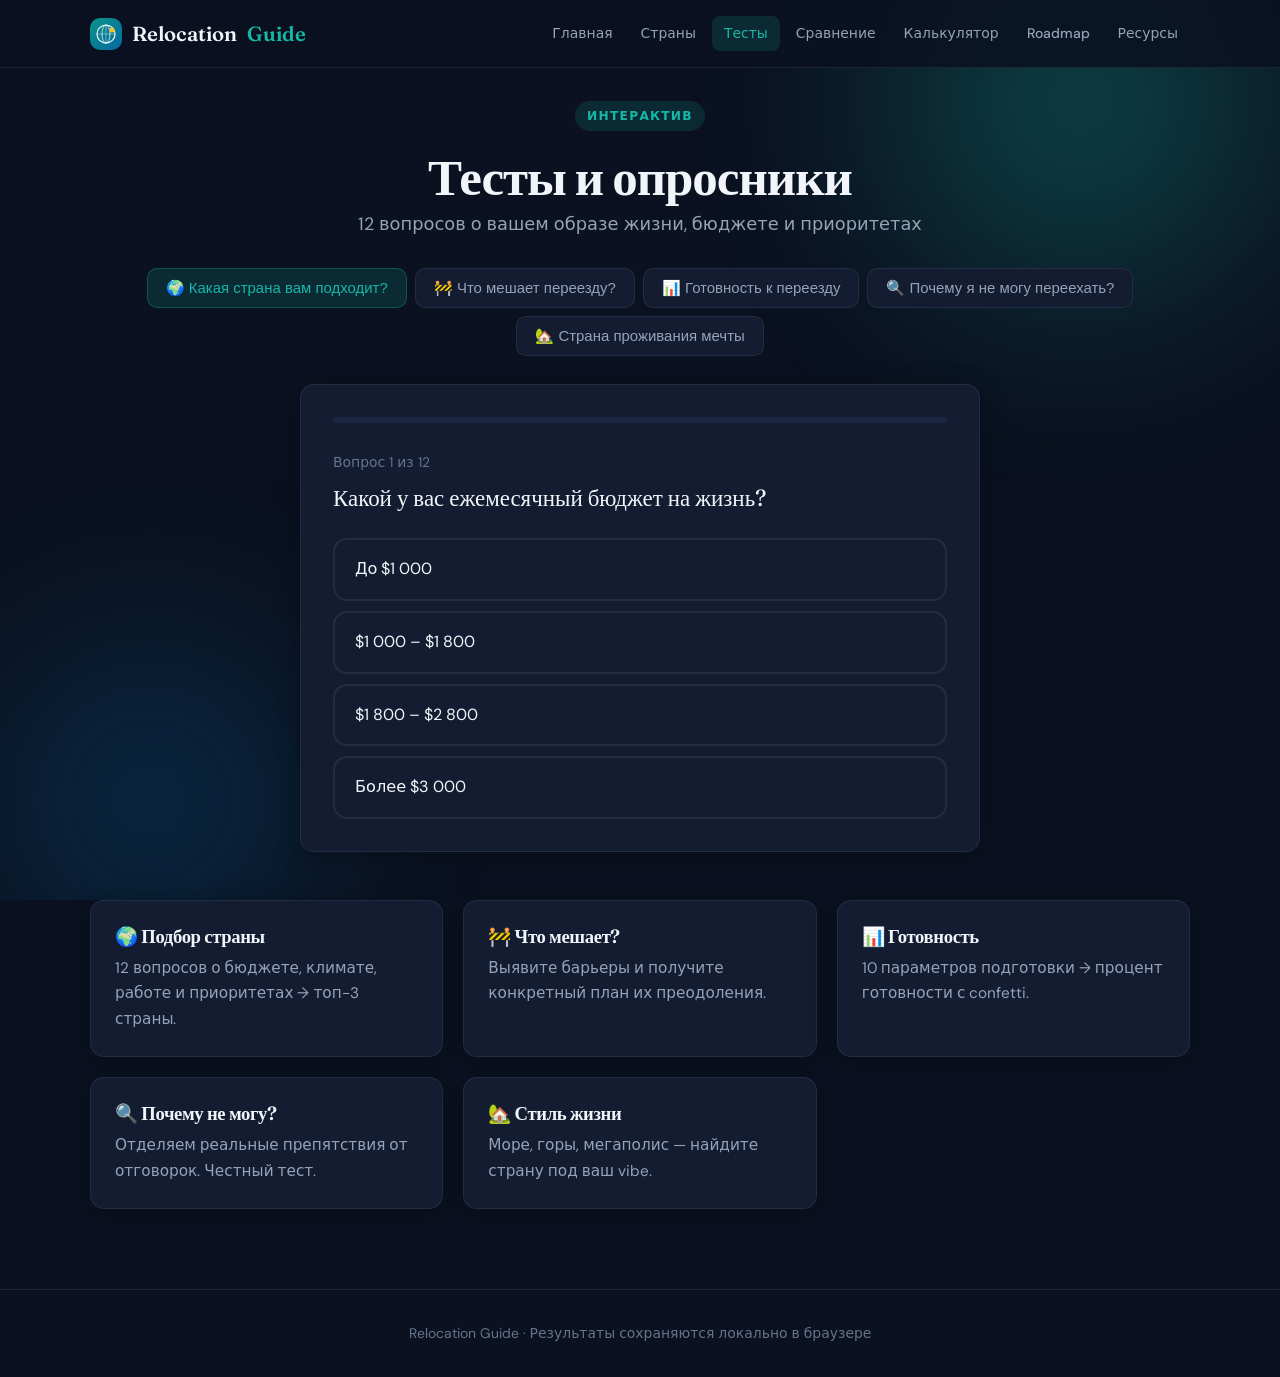
<file: tests.html>
<!DOCTYPE html>
<html lang="ru">
<head>
  <meta charset="UTF-8">
  <meta name="viewport" content="width=device-width, initial-scale=1.0">
  <title>Тесты — Relocation Guide</title>
  <link rel="icon" href="assets/favicon.svg" type="image/svg+xml">
  <link rel="preconnect" href="https://fonts.googleapis.com">
  <link rel="preconnect" href="https://fonts.gstatic.com" crossorigin>
  <link href="https://fonts.googleapis.com/css2?family=DM+Sans:ital,opsz,wght@0,9..40,400;0,9..40,500;0,9..40,600;0,9..40,700&family=Fraunces:ital,opsz,wght@0,9..144,600;0,9..144,700&display=swap" rel="stylesheet">
  <link rel="stylesheet" href="assets/app.css?v=1">
</head>
<body>
  <div class="bg-accent"><div class="shape s1"></div><div class="shape s2"></div></div>
  <header class="site-header">
    <div class="header-inner">
      <a href="index.html" class="logo"><img src="assets/favicon.svg" alt="" class="logo-icon" width="32" height="32">Relocation <span>Guide</span></a>
      <nav class="nav-links">
        <a href="index.html">Главная</a><a href="countries.html">Страны</a><a href="tests.html">Тесты</a>
        <a href="compare.html">Сравнение</a><a href="calculator.html">Калькулятор</a><a href="roadmap.html">Roadmap</a><a href="resources.html">Ресурсы</a>
      </nav>
      <button class="mobile-nav-btn" aria-label="Меню">☰</button>
    </div>
  </header>
  <nav class="mobile-menu">
    <a href="index.html">Главная</a><a href="countries.html">Страны</a><a href="tests.html">Тесты</a>
    <a href="compare.html">Сравнение</a><a href="calculator.html">Калькулятор</a><a href="roadmap.html">Roadmap</a><a href="resources.html">Ресурсы</a>
  </nav>

  <main class="container">
    <section class="section-header" style="text-align:center">
      <span class="section-tag">Интерактив</span>
      <h1>Тесты и опросники</h1>
      <p class="lead" id="quizDesc" style="margin:0 auto">Выберите тест и получите персональные рекомендации</p>
    </section>

    <div class="quiz-tabs" id="quizTabs" style="justify-content:center"></div>

    <div class="card quiz-container" style="padding:32px;margin-top:8px">
      <div id="quizArea"></div>
    </div>

    <section style="margin-top:48px">
      <div class="card-grid">
        <div class="card" style="padding:24px">
          <h3>🌍 Подбор страны</h3>
          <p style="color:var(--text-secondary);font-size:0.9rem;margin-top:8px">12 вопросов о бюджете, климате, работе и приоритетах → топ-3 страны.</p>
        </div>
        <div class="card" style="padding:24px">
          <h3>🚧 Что мешает?</h3>
          <p style="color:var(--text-secondary);font-size:0.9rem;margin-top:8px">Выявите барьеры и получите конкретный план их преодоления.</p>
        </div>
        <div class="card" style="padding:24px">
          <h3>📊 Готовность</h3>
          <p style="color:var(--text-secondary);font-size:0.9rem;margin-top:8px">10 параметров подготовки → процент готовности с confetti.</p>
        </div>
        <div class="card" style="padding:24px">
          <h3>🔍 Почему не могу?</h3>
          <p style="color:var(--text-secondary);font-size:0.9rem;margin-top:8px">Отделяем реальные препятствия от отговорок. Честный тест.</p>
        </div>
        <div class="card" style="padding:24px">
          <h3>🏡 Стиль жизни</h3>
          <p style="color:var(--text-secondary);font-size:0.9rem;margin-top:8px">Море, горы, мегаполис — найдите страну под ваш vibe.</p>
        </div>
      </div>
    </section>
  </main>

  <footer class="site-footer"><p>Relocation Guide · Результаты сохраняются локально в браузере</p></footer>

  <script src="assets/countries.js"></script>
  <script src="assets/app.js"></script>
  <script src="assets/quizzes.js"></script>
</body>
</html>
</file>
<file: assets/app.css>
:root {
  --bg: #0b1120;
  --bg-card: #131c31;
  --bg-subtle: #1a2540;
  --bg-hover: #243052;
  --text: #f1f5f9;
  --text-secondary: #94a3b8;
  --text-muted: #64748b;
  --accent: #14b8a6;
  --accent-hover: #0d9488;
  --accent-light: rgba(20, 184, 166, 0.15);
  --accent-glow: rgba(20, 184, 166, 0.4);
  --gold: #fbbf24;
  --gold-bg: rgba(251, 191, 36, 0.12);
  --success: #34d399;
  --success-bg: rgba(52, 211, 153, 0.12);
  --error: #f87171;
  --error-bg: rgba(248, 113, 113, 0.12);
  --warning: #fb923c;
  --border: rgba(148, 163, 184, 0.12);
  --shadow: 0 4px 24px rgba(0, 0, 0, 0.3);
  --shadow-lg: 0 12px 48px rgba(0, 0, 0, 0.45);
  --radius: 14px;
  --radius-lg: 20px;
  --font: 'DM Sans', system-ui, -apple-system, sans-serif;
  --font-display: 'Fraunces', Georgia, serif;
  --max-width: 1140px;
  --nav-height: 68px;
}

*, *::before, *::after { box-sizing: border-box; margin: 0; padding: 0; }

html { scroll-behavior: smooth; font-size: 17px; }

body {
  font-family: var(--font);
  background: var(--bg);
  color: var(--text);
  line-height: 1.65;
  -webkit-font-smoothing: antialiased;
  min-height: 100vh;
}

/* Background */
.bg-accent {
  position: fixed;
  inset: 0;
  pointer-events: none;
  z-index: 0;
  overflow: hidden;
}

.bg-accent .shape {
  position: absolute;
  border-radius: 50%;
  filter: blur(80px);
  opacity: 0.35;
}

.bg-accent .s1 {
  width: 600px; height: 600px;
  background: radial-gradient(circle, #14b8a6, transparent 70%);
  top: -200px; right: -100px;
  animation: float 20s ease-in-out infinite;
}

.bg-accent .s2 {
  width: 500px; height: 500px;
  background: radial-gradient(circle, #0369a1, transparent 70%);
  bottom: -150px; left: -100px;
  animation: float 25s ease-in-out infinite reverse;
}

@keyframes float {
  0%, 100% { transform: translate(0, 0) scale(1); }
  50% { transform: translate(30px, -20px) scale(1.05); }
}

/* Layout */
.site-header {
  position: sticky;
  top: 0;
  z-index: 100;
  background: rgba(11, 17, 32, 0.85);
  backdrop-filter: blur(16px);
  border-bottom: 1px solid var(--border);
  height: var(--nav-height);
}

.header-inner {
  max-width: var(--max-width);
  margin: 0 auto;
  padding: 0 20px;
  height: 100%;
  display: flex;
  align-items: center;
  justify-content: space-between;
  gap: 12px;
}

.logo {
  font-family: var(--font-display);
  font-size: 1.2rem;
  font-weight: 600;
  color: var(--text);
  text-decoration: none;
  display: inline-flex;
  align-items: center;
  gap: 10px;
  flex-shrink: 0;
}

.logo-icon { border-radius: 10px; }

.logo span { color: var(--accent); }

.nav-links {
  display: flex;
  gap: 4px;
  flex-wrap: wrap;
  justify-content: flex-end;
}

.nav-links a {
  color: var(--text-secondary);
  text-decoration: none;
  font-size: 0.82rem;
  font-weight: 500;
  padding: 6px 12px;
  border-radius: 8px;
  transition: all 0.2s;
  white-space: nowrap;
}

.nav-links a:hover, .nav-links a.active {
  color: var(--accent);
  background: var(--accent-light);
}

.container {
  max-width: var(--max-width);
  margin: 0 auto;
  padding: 32px 20px 80px;
  position: relative;
  z-index: 1;
}

/* Typography */
h1, h2, h3 {
  font-family: var(--font-display);
  line-height: 1.25;
  letter-spacing: -0.02em;
}

h1 { font-size: clamp(2rem, 5vw, 3rem); font-weight: 700; }
h2 { font-size: clamp(1.4rem, 3vw, 1.85rem); font-weight: 600; margin-bottom: 10px; }
h3 { font-size: 1.1rem; font-weight: 600; }

.lead {
  font-size: 1.05rem;
  color: var(--text-secondary);
  max-width: 620px;
  line-height: 1.75;
}

.section-tag {
  display: inline-block;
  font-size: 0.72rem;
  font-weight: 700;
  letter-spacing: 0.1em;
  text-transform: uppercase;
  color: var(--accent);
  background: var(--accent-light);
  padding: 5px 12px;
  border-radius: 20px;
  margin-bottom: 14px;
}

.section-header { margin-bottom: 28px; }

/* Buttons */
.btn {
  display: inline-flex;
  align-items: center;
  gap: 8px;
  padding: 11px 22px;
  border-radius: 10px;
  font-family: var(--font);
  font-size: 0.92rem;
  font-weight: 600;
  border: none;
  cursor: pointer;
  text-decoration: none;
  transition: all 0.2s;
}

.btn-primary {
  background: linear-gradient(135deg, var(--accent), #0d9488);
  color: #fff;
  box-shadow: 0 4px 20px var(--accent-glow);
}

.btn-primary:hover {
  transform: translateY(-2px);
  box-shadow: 0 8px 28px var(--accent-glow);
}

.btn-secondary {
  background: var(--bg-subtle);
  color: var(--text);
  border: 1px solid var(--border);
}

.btn-secondary:hover { background: var(--bg-hover); }

.btn-sm { padding: 7px 14px; font-size: 0.82rem; }

.btn-gold {
  background: linear-gradient(135deg, #f59e0b, #d97706);
  color: #fff;
}

/* Cards */
.card {
  background: var(--bg-card);
  border: 1px solid var(--border);
  border-radius: var(--radius);
  box-shadow: var(--shadow);
}

.card-grid {
  display: grid;
  grid-template-columns: repeat(auto-fill, minmax(280px, 1fr));
  gap: 20px;
}

.card-hover {
  transition: transform 0.25s, box-shadow 0.25s, border-color 0.25s;
  cursor: pointer;
}

.card-hover:hover {
  transform: translateY(-4px);
  box-shadow: var(--shadow-lg);
  border-color: rgba(20, 184, 166, 0.3);
}

/* Hero */
.hero {
  text-align: center;
  padding: 48px 0 56px;
}

.hero h1 { margin-bottom: 16px; }

.hero .lead { margin: 0 auto 32px; }

.hero-stats {
  display: grid;
  grid-template-columns: repeat(4, 1fr);
  gap: 16px;
  max-width: 640px;
  margin: 0 auto 36px;
}

.stat {
  background: var(--bg-card);
  border: 1px solid var(--border);
  border-radius: var(--radius);
  padding: 18px 12px;
}

.stat-value {
  font-family: var(--font-display);
  font-size: 1.8rem;
  font-weight: 700;
  color: var(--accent);
}

.stat-label {
  font-size: 0.78rem;
  color: var(--text-muted);
  margin-top: 4px;
}

.hero-actions {
  display: flex;
  gap: 12px;
  justify-content: center;
  flex-wrap: wrap;
}

/* Feature cards */
.feature-card {
  padding: 24px;
  position: relative;
  overflow: hidden;
}

.feature-card .icon {
  font-size: 2rem;
  margin-bottom: 12px;
}

.feature-card h3 { margin-bottom: 8px; }

.feature-card p {
  color: var(--text-secondary);
  font-size: 0.9rem;
}

.feature-card .badge {
  position: absolute;
  top: 16px;
  right: 16px;
  font-size: 0.68rem;
  font-weight: 700;
  text-transform: uppercase;
  letter-spacing: 0.06em;
  padding: 3px 8px;
  border-radius: 6px;
  background: var(--gold-bg);
  color: var(--gold);
}

/* Country cards */
.country-card {
  padding: 22px;
}

.country-header {
  display: flex;
  align-items: center;
  gap: 12px;
  margin-bottom: 14px;
}

.country-flag { font-size: 2.2rem; }

.country-name {
  font-family: var(--font-display);
  font-size: 1.15rem;
  font-weight: 600;
}

.country-region {
  font-size: 0.8rem;
  color: var(--text-muted);
}

.country-score {
  margin-left: auto;
  text-align: center;
}

.score-circle {
  width: 48px;
  height: 48px;
  border-radius: 50%;
  display: flex;
  align-items: center;
  justify-content: center;
  font-weight: 700;
  font-size: 0.95rem;
  background: conic-gradient(var(--accent) calc(var(--pct) * 1%), var(--bg-subtle) 0);
  position: relative;
}

.score-circle::after {
  content: '';
  position: absolute;
  inset: 4px;
  border-radius: 50%;
  background: var(--bg-card);
}

.score-circle span {
  position: relative;
  z-index: 1;
  font-size: 0.82rem;
}

.country-tags {
  display: flex;
  flex-wrap: wrap;
  gap: 6px;
  margin-bottom: 12px;
}

.tag {
  font-size: 0.72rem;
  font-weight: 600;
  padding: 3px 9px;
  border-radius: 6px;
  background: var(--bg-subtle);
  color: var(--text-secondary);
}

.tag.accent { background: var(--accent-light); color: var(--accent); }
.tag.gold { background: var(--gold-bg); color: var(--gold); }

.country-pros {
  font-size: 0.85rem;
  color: var(--text-secondary);
  margin-bottom: 14px;
  display: -webkit-box;
  -webkit-line-clamp: 2;
  -webkit-box-orient: vertical;
  overflow: hidden;
}

.rating-bars { margin-top: 12px; }

.rating-row {
  display: flex;
  align-items: center;
  gap: 8px;
  margin-bottom: 6px;
  font-size: 0.78rem;
}

.rating-label { width: 80px; color: var(--text-muted); flex-shrink: 0; }

.rating-track {
  flex: 1;
  height: 6px;
  background: var(--bg-subtle);
  border-radius: 3px;
  overflow: hidden;
}

.rating-fill {
  height: 100%;
  background: linear-gradient(90deg, var(--accent), #0d9488);
  border-radius: 3px;
  transition: width 0.6s ease;
}

.rating-val { width: 28px; text-align: right; color: var(--text-secondary); }

/* Filters */
.filters-bar {
  display: flex;
  flex-wrap: wrap;
  gap: 10px;
  margin-bottom: 28px;
  padding: 18px;
  background: var(--bg-card);
  border: 1px solid var(--border);
  border-radius: var(--radius);
}

.filter-group {
  display: flex;
  flex-direction: column;
  gap: 4px;
  min-width: 140px;
}

.filter-group label {
  font-size: 0.72rem;
  font-weight: 600;
  color: var(--text-muted);
  text-transform: uppercase;
  letter-spacing: 0.05em;
}

.filter-group select,
.filter-group input {
  background: var(--bg-subtle);
  border: 1px solid var(--border);
  border-radius: 8px;
  padding: 8px 12px;
  color: var(--text);
  font-family: var(--font);
  font-size: 0.88rem;
}

.filter-group select:focus,
.filter-group input:focus {
  outline: none;
  border-color: var(--accent);
}

.filter-chips {
  display: flex;
  flex-wrap: wrap;
  gap: 8px;
  margin-bottom: 20px;
}

.chip {
  padding: 6px 14px;
  border-radius: 20px;
  font-size: 0.82rem;
  font-weight: 500;
  background: var(--bg-subtle);
  color: var(--text-secondary);
  border: 1px solid var(--border);
  cursor: pointer;
  transition: all 0.2s;
}

.chip:hover, .chip.active {
  background: var(--accent-light);
  color: var(--accent);
  border-color: rgba(20, 184, 166, 0.3);
}

/* Quiz */
.quiz-container { max-width: 680px; margin: 0 auto; }

.quiz-progress {
  height: 6px;
  background: var(--bg-subtle);
  border-radius: 3px;
  margin-bottom: 28px;
  overflow: hidden;
}

.quiz-progress-fill {
  height: 100%;
  background: linear-gradient(90deg, var(--accent), #0d9488);
  border-radius: 3px;
  transition: width 0.4s ease;
}

.quiz-question {
  font-family: var(--font-display);
  font-size: 1.35rem;
  margin-bottom: 24px;
  line-height: 1.4;
}

.quiz-options { display: flex; flex-direction: column; gap: 10px; }

.quiz-option {
  padding: 16px 20px;
  background: var(--bg-card);
  border: 2px solid var(--border);
  border-radius: var(--radius);
  cursor: pointer;
  transition: all 0.2s;
  font-size: 0.95rem;
}

.quiz-option:hover {
  border-color: rgba(20, 184, 166, 0.4);
  background: var(--bg-subtle);
}

.quiz-option.selected {
  border-color: var(--accent);
  background: var(--accent-light);
}

.quiz-result {
  text-align: center;
  padding: 40px 20px;
}

.quiz-result .result-icon { font-size: 4rem; margin-bottom: 16px; }

.quiz-result h2 { margin-bottom: 12px; }

.quiz-result .result-score {
  font-family: var(--font-display);
  font-size: 3.5rem;
  font-weight: 700;
  color: var(--accent);
  margin: 20px 0;
}

.quiz-result .result-desc {
  color: var(--text-secondary);
  max-width: 500px;
  margin: 0 auto 28px;
  line-height: 1.7;
}

.quiz-tabs {
  display: flex;
  gap: 8px;
  flex-wrap: wrap;
  margin-bottom: 28px;
}

.quiz-tab {
  padding: 10px 18px;
  border-radius: 10px;
  background: var(--bg-card);
  border: 1px solid var(--border);
  color: var(--text-secondary);
  cursor: pointer;
  font-size: 0.88rem;
  font-weight: 500;
  transition: all 0.2s;
}

.quiz-tab:hover, .quiz-tab.active {
  background: var(--accent-light);
  color: var(--accent);
  border-color: rgba(20, 184, 166, 0.3);
}

/* Calculator */
.calc-grid {
  display: grid;
  grid-template-columns: 1fr 1fr;
  gap: 24px;
}

.calc-inputs { padding: 28px; }

.calc-results { padding: 28px; }

.calc-field {
  margin-bottom: 18px;
}

.calc-field label {
  display: block;
  font-size: 0.82rem;
  font-weight: 600;
  color: var(--text-secondary);
  margin-bottom: 6px;
}

.calc-field input,
.calc-field select {
  width: 100%;
  background: var(--bg-subtle);
  border: 1px solid var(--border);
  border-radius: 8px;
  padding: 10px 14px;
  color: var(--text);
  font-family: var(--font);
  font-size: 0.95rem;
}

.calc-field input[type="range"] {
  padding: 0;
  accent-color: var(--accent);
}

.calc-section {
  margin-bottom: 22px;
  padding-bottom: 20px;
  border-bottom: 1px solid var(--border);
}

.calc-section:last-child {
  border-bottom: none;
  margin-bottom: 0;
  padding-bottom: 0;
}

.calc-section-title {
  font-size: 0.78rem;
  font-weight: 700;
  text-transform: uppercase;
  letter-spacing: 0.06em;
  color: var(--text-muted);
  margin-bottom: 10px;
}

.calc-row {
  display: grid;
  grid-template-columns: 1fr 1fr;
  gap: 12px;
}

.calc-options {
  display: grid;
  grid-template-columns: repeat(auto-fill, minmax(140px, 1fr));
  gap: 8px;
}

.calc-option {
  padding: 12px 14px;
  background: var(--bg-subtle);
  border: 2px solid var(--border);
  border-radius: 10px;
  cursor: pointer;
  transition: all 0.2s;
  text-align: left;
}

.calc-option:hover {
  border-color: rgba(20, 184, 166, 0.35);
}

.calc-option.selected {
  border-color: var(--accent);
  background: var(--accent-light);
}

.calc-option .opt-label {
  font-size: 0.88rem;
  font-weight: 600;
  color: var(--text);
  display: block;
  margin-bottom: 3px;
}

.calc-option .opt-desc {
  font-size: 0.72rem;
  color: var(--text-muted);
  line-height: 1.35;
}

.calc-option .opt-price {
  font-size: 0.75rem;
  color: var(--accent);
  font-weight: 600;
  margin-top: 6px;
}

.calc-pills {
  display: flex;
  flex-wrap: wrap;
  gap: 8px;
}

.calc-pill {
  padding: 8px 16px;
  border-radius: 20px;
  background: var(--bg-subtle);
  border: 2px solid var(--border);
  color: var(--text-secondary);
  font-size: 0.88rem;
  font-weight: 500;
  cursor: pointer;
  transition: all 0.2s;
  font-family: var(--font);
}

.calc-pill:hover, .calc-pill.selected {
  border-color: var(--accent);
  background: var(--accent-light);
  color: var(--accent);
}

.calc-hint {
  font-size: 0.78rem;
  color: var(--text-muted);
  margin-top: 6px;
}

.range-val {
  font-size: 0.85rem;
  color: var(--accent);
  font-weight: 600;
  margin-top: 4px;
}

.result-big {
  font-family: var(--font-display);
  font-size: 2.5rem;
  font-weight: 700;
  color: var(--accent);
  margin: 8px 0 20px;
}

.result-breakdown {
  display: flex;
  flex-direction: column;
  gap: 10px;
}

.breakdown-row {
  display: flex;
  justify-content: space-between;
  padding: 10px 0;
  border-bottom: 1px solid var(--border);
  font-size: 0.9rem;
}

.breakdown-row span:last-child { font-weight: 600; color: var(--text); }

/* Compare */
.compare-selectors {
  display: grid;
  grid-template-columns: repeat(3, 1fr);
  gap: 16px;
  margin-bottom: 28px;
}

.compare-table {
  width: 100%;
  border-collapse: collapse;
}

.compare-table th,
.compare-table td {
  padding: 14px 16px;
  text-align: left;
  border-bottom: 1px solid var(--border);
  font-size: 0.9rem;
}

.compare-table th {
  background: var(--bg-subtle);
  font-weight: 600;
  color: var(--text-secondary);
  font-size: 0.8rem;
  text-transform: uppercase;
  letter-spacing: 0.04em;
}

.compare-table td:first-child {
  font-weight: 600;
  color: var(--text-muted);
  width: 160px;
}

.compare-winner {
  background: var(--accent-light);
  color: var(--accent);
  font-weight: 700;
}

/* Roadmap */
.roadmap-timeline {
  position: relative;
  padding-left: 32px;
}

.roadmap-timeline::before {
  content: '';
  position: absolute;
  left: 11px;
  top: 0;
  bottom: 0;
  width: 2px;
  background: linear-gradient(to bottom, var(--accent), transparent);
}

.roadmap-step {
  position: relative;
  margin-bottom: 28px;
  padding: 20px 24px;
  background: var(--bg-card);
  border: 1px solid var(--border);
  border-radius: var(--radius);
}

.roadmap-step::before {
  content: '';
  position: absolute;
  left: -27px;
  top: 24px;
  width: 12px;
  height: 12px;
  border-radius: 50%;
  background: var(--accent);
  box-shadow: 0 0 12px var(--accent-glow);
}

.roadmap-step.done::before { background: var(--success); }

.roadmap-step h3 { margin-bottom: 6px; }

.roadmap-step p {
  color: var(--text-secondary);
  font-size: 0.9rem;
}

.roadmap-step .step-meta {
  display: flex;
  gap: 12px;
  margin-top: 10px;
  font-size: 0.8rem;
  color: var(--text-muted);
}

/* Dashboard widgets */
.dashboard-grid {
  display: grid;
  grid-template-columns: repeat(auto-fill, minmax(300px, 1fr));
  gap: 20px;
  margin-bottom: 40px;
}

.widget {
  padding: 24px;
}

.widget h3 {
  margin-bottom: 16px;
  display: flex;
  align-items: center;
  gap: 8px;
}

.readiness-ring {
  width: 120px;
  height: 120px;
  margin: 0 auto 16px;
  position: relative;
}

.readiness-ring svg {
  transform: rotate(-90deg);
  width: 100%;
  height: 100%;
}

.readiness-ring .ring-bg {
  fill: none;
  stroke: var(--bg-subtle);
  stroke-width: 8;
}

.readiness-ring .ring-fill {
  fill: none;
  stroke: var(--accent);
  stroke-width: 8;
  stroke-linecap: round;
  transition: stroke-dashoffset 1s ease;
}

.readiness-value {
  position: absolute;
  inset: 0;
  display: flex;
  align-items: center;
  justify-content: center;
  font-family: var(--font-display);
  font-size: 1.8rem;
  font-weight: 700;
  color: var(--accent);
}

/* Achievements */
.achievements {
  display: flex;
  flex-wrap: wrap;
  gap: 10px;
}

.achievement {
  display: flex;
  align-items: center;
  gap: 8px;
  padding: 8px 14px;
  border-radius: 10px;
  background: var(--bg-subtle);
  font-size: 0.82rem;
  opacity: 0.4;
  transition: opacity 0.3s;
}

.achievement.unlocked {
  opacity: 1;
  background: var(--gold-bg);
  color: var(--gold);
}

.achievement .ach-icon { font-size: 1.2rem; }

/* Globe animation */
.globe-container {
  width: 200px;
  height: 200px;
  margin: 0 auto 24px;
  position: relative;
}

.globe {
  width: 100%;
  height: 100%;
  border-radius: 50%;
  background: radial-gradient(circle at 35% 35%, #1a4a6e, #0b1120);
  box-shadow: inset -20px -20px 40px rgba(0,0,0,0.5), 0 0 60px var(--accent-glow);
  position: relative;
  overflow: hidden;
  animation: globeSpin 30s linear infinite;
}

.globe::before {
  content: '';
  position: absolute;
  inset: 0;
  background: url("data:image/svg+xml,%3Csvg xmlns='http://www.w3.org/2000/svg' viewBox='0 0 200 200'%3E%3Cpath fill='%2314b8a6' opacity='0.3' d='M30 80 Q60 60 90 80 T150 75 M20 120 Q70 100 120 115 T180 110 M40 50 Q80 40 130 55'/%3E%3Cpath fill='%2314b8a6' opacity='0.2' d='M50 140 Q90 130 140 145 M60 30 Q100 25 150 35'/%3E%3C/svg%3E") center/cover;
}

@keyframes globeSpin {
  from { background-position: 0 0; }
  to { background-position: 200px 0; }
}

.orbit-dot {
  position: absolute;
  width: 8px;
  height: 8px;
  background: var(--accent);
  border-radius: 50%;
  box-shadow: 0 0 10px var(--accent);
  animation: orbit 8s linear infinite;
}

.orbit-dot:nth-child(2) { animation-duration: 12s; animation-delay: -3s; }
.orbit-dot:nth-child(3) { animation-duration: 6s; animation-delay: -1s; }

@keyframes orbit {
  0% { top: 50%; left: -4px; }
  25% { top: -4px; left: 50%; }
  50% { top: 50%; left: calc(100% + 4px); }
  75% { top: calc(100% + 4px); left: 50%; }
  100% { top: 50%; left: -4px; }
}

/* Ranking table */
.ranking-table {
  width: 100%;
  border-collapse: collapse;
}

.ranking-table th,
.ranking-table td {
  padding: 12px 14px;
  text-align: left;
  border-bottom: 1px solid var(--border);
  font-size: 0.88rem;
}

.ranking-table th {
  color: var(--text-muted);
  font-weight: 600;
  font-size: 0.75rem;
  text-transform: uppercase;
  letter-spacing: 0.05em;
}

.ranking-table tr:hover td { background: var(--bg-subtle); }

.rank-num {
  font-weight: 700;
  color: var(--accent);
  width: 36px;
}

.rank-medal { font-size: 1.1rem; }

/* Resources */
.resource-list { display: flex; flex-direction: column; gap: 10px; }

.resource-item {
  display: flex;
  align-items: center;
  gap: 14px;
  padding: 14px 18px;
  background: var(--bg-card);
  border: 1px solid var(--border);
  border-radius: var(--radius);
  text-decoration: none;
  color: var(--text);
  transition: all 0.2s;
}

.resource-item:hover {
  border-color: rgba(20, 184, 166, 0.3);
  transform: translateX(4px);
}

.resource-item .res-icon { font-size: 1.5rem; }

.resource-item .res-info { flex: 1; }

.resource-item .res-name { font-weight: 600; font-size: 0.95rem; }

.resource-item .res-desc { font-size: 0.82rem; color: var(--text-muted); }

.resource-item .res-handle {
  font-size: 0.82rem;
  color: var(--accent);
  font-weight: 500;
}

/* Modal */
.modal-overlay {
  position: fixed;
  inset: 0;
  background: rgba(0, 0, 0, 0.7);
  backdrop-filter: blur(4px);
  z-index: 200;
  display: flex;
  align-items: center;
  justify-content: center;
  padding: 20px;
  opacity: 0;
  visibility: hidden;
  transition: all 0.3s;
}

.modal-overlay.open {
  opacity: 1;
  visibility: visible;
}

.modal {
  background: var(--bg-card);
  border: 1px solid var(--border);
  border-radius: var(--radius-lg);
  max-width: 640px;
  width: 100%;
  max-height: 85vh;
  overflow-y: auto;
  padding: 32px;
  transform: translateY(20px);
  transition: transform 0.3s;
}

.modal-overlay.open .modal { transform: translateY(0); }

.modal-close {
  position: absolute;
  top: 16px;
  right: 16px;
  background: none;
  border: none;
  color: var(--text-muted);
  font-size: 1.5rem;
  cursor: pointer;
}

.pros-cons {
  display: grid;
  grid-template-columns: 1fr 1fr;
  gap: 16px;
  margin: 20px 0;
}

.pros-cons h4 {
  font-size: 0.85rem;
  margin-bottom: 8px;
}

.pros-cons ul {
  list-style: none;
  font-size: 0.85rem;
  color: var(--text-secondary);
}

.pros-cons li {
  padding: 4px 0;
  padding-left: 18px;
  position: relative;
}

.pros-cons li::before {
  content: '✓';
  position: absolute;
  left: 0;
  color: var(--success);
}

.cons-list li::before { content: '✗'; color: var(--error); }

/* Confetti */
.confetti-piece {
  position: fixed;
  width: 10px;
  height: 10px;
  z-index: 300;
  animation: confettiFall 2s ease-out forwards;
}

@keyframes confettiFall {
  0% { transform: translateY(0) rotate(0deg); opacity: 1; }
  100% { transform: translateY(100vh) rotate(720deg); opacity: 0; }
}

/* Footer */
.site-footer {
  text-align: center;
  padding: 32px 20px;
  color: var(--text-muted);
  font-size: 0.82rem;
  border-top: 1px solid var(--border);
  position: relative;
  z-index: 1;
}

/* Responsive */
@media (max-width: 768px) {
  .hero-stats { grid-template-columns: repeat(2, 1fr); }
  .calc-grid { grid-template-columns: 1fr; }
  .calc-row { grid-template-columns: 1fr; }
  .calc-options { grid-template-columns: 1fr 1fr; }
  .compare-selectors { grid-template-columns: 1fr; }
  .pros-cons { grid-template-columns: 1fr; }
  .nav-links { display: none; }
  .mobile-nav-btn { display: block !important; }
}

.mobile-nav-btn {
  display: none;
  background: none;
  border: none;
  color: var(--text);
  font-size: 1.4rem;
  cursor: pointer;
}

.mobile-menu {
  display: none;
  position: fixed;
  inset: 0;
  z-index: 150;
  background: rgba(11, 17, 32, 0.95);
  backdrop-filter: blur(12px);
  padding: 80px 24px 24px;
  flex-direction: column;
  gap: 8px;
}

.mobile-menu.open { display: flex; }

.mobile-menu a {
  color: var(--text);
  text-decoration: none;
  font-size: 1.1rem;
  padding: 14px 0;
  border-bottom: 1px solid var(--border);
}

/* Tabs */
.tabs { margin-bottom: 24px; }

.tab-content { display: none; }
.tab-content.active { display: block; }

/* Sort bar */
.sort-bar {
  display: flex;
  align-items: center;
  gap: 12px;
  margin-bottom: 20px;
  flex-wrap: wrap;
}

.sort-bar span {
  font-size: 0.85rem;
  color: var(--text-muted);
}

.sort-btn {
  padding: 5px 12px;
  border-radius: 8px;
  font-size: 0.82rem;
  background: var(--bg-subtle);
  border: 1px solid var(--border);
  color: var(--text-secondary);
  cursor: pointer;
}

.sort-btn.active {
  background: var(--accent-light);
  color: var(--accent);
  border-color: rgba(20, 184, 166, 0.3);
}

.empty-state {
  text-align: center;
  padding: 48px 20px;
  color: var(--text-muted);
}

.empty-state .empty-icon { font-size: 3rem; margin-bottom: 12px; }
</file>
